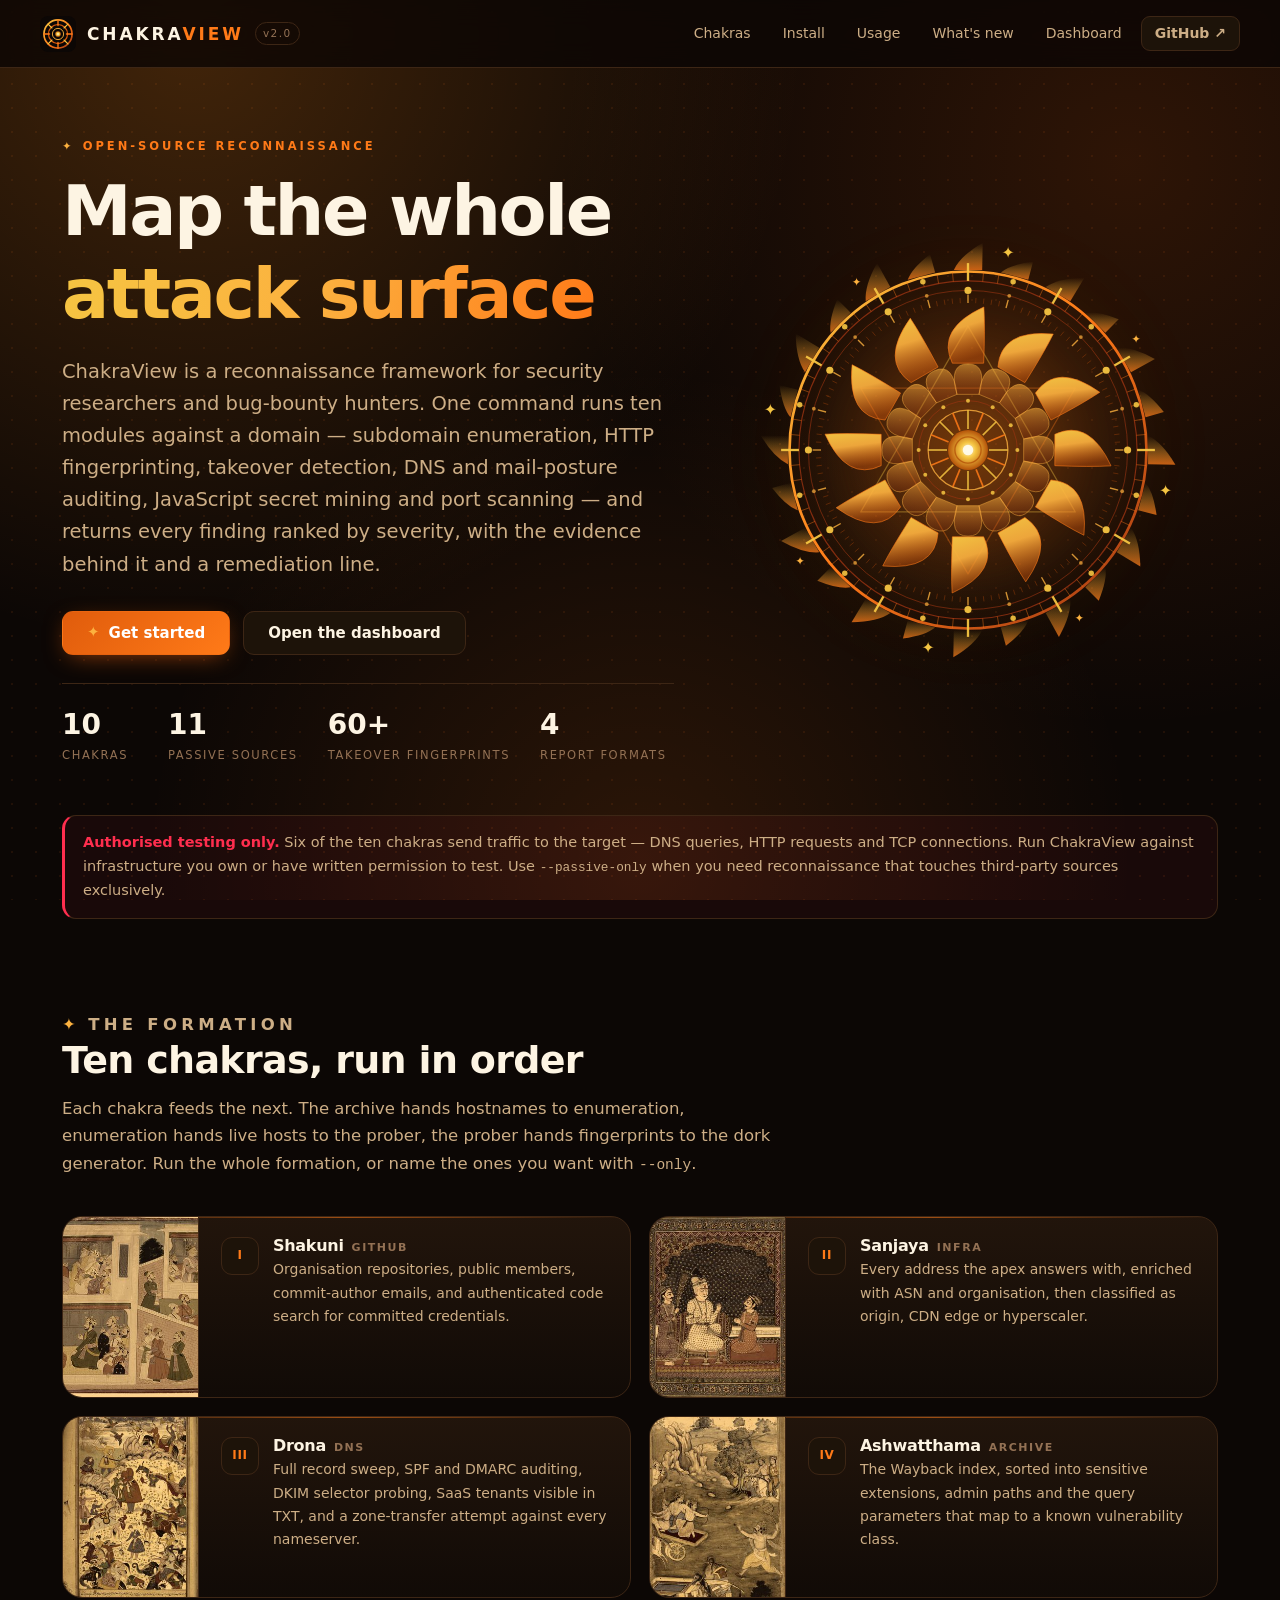
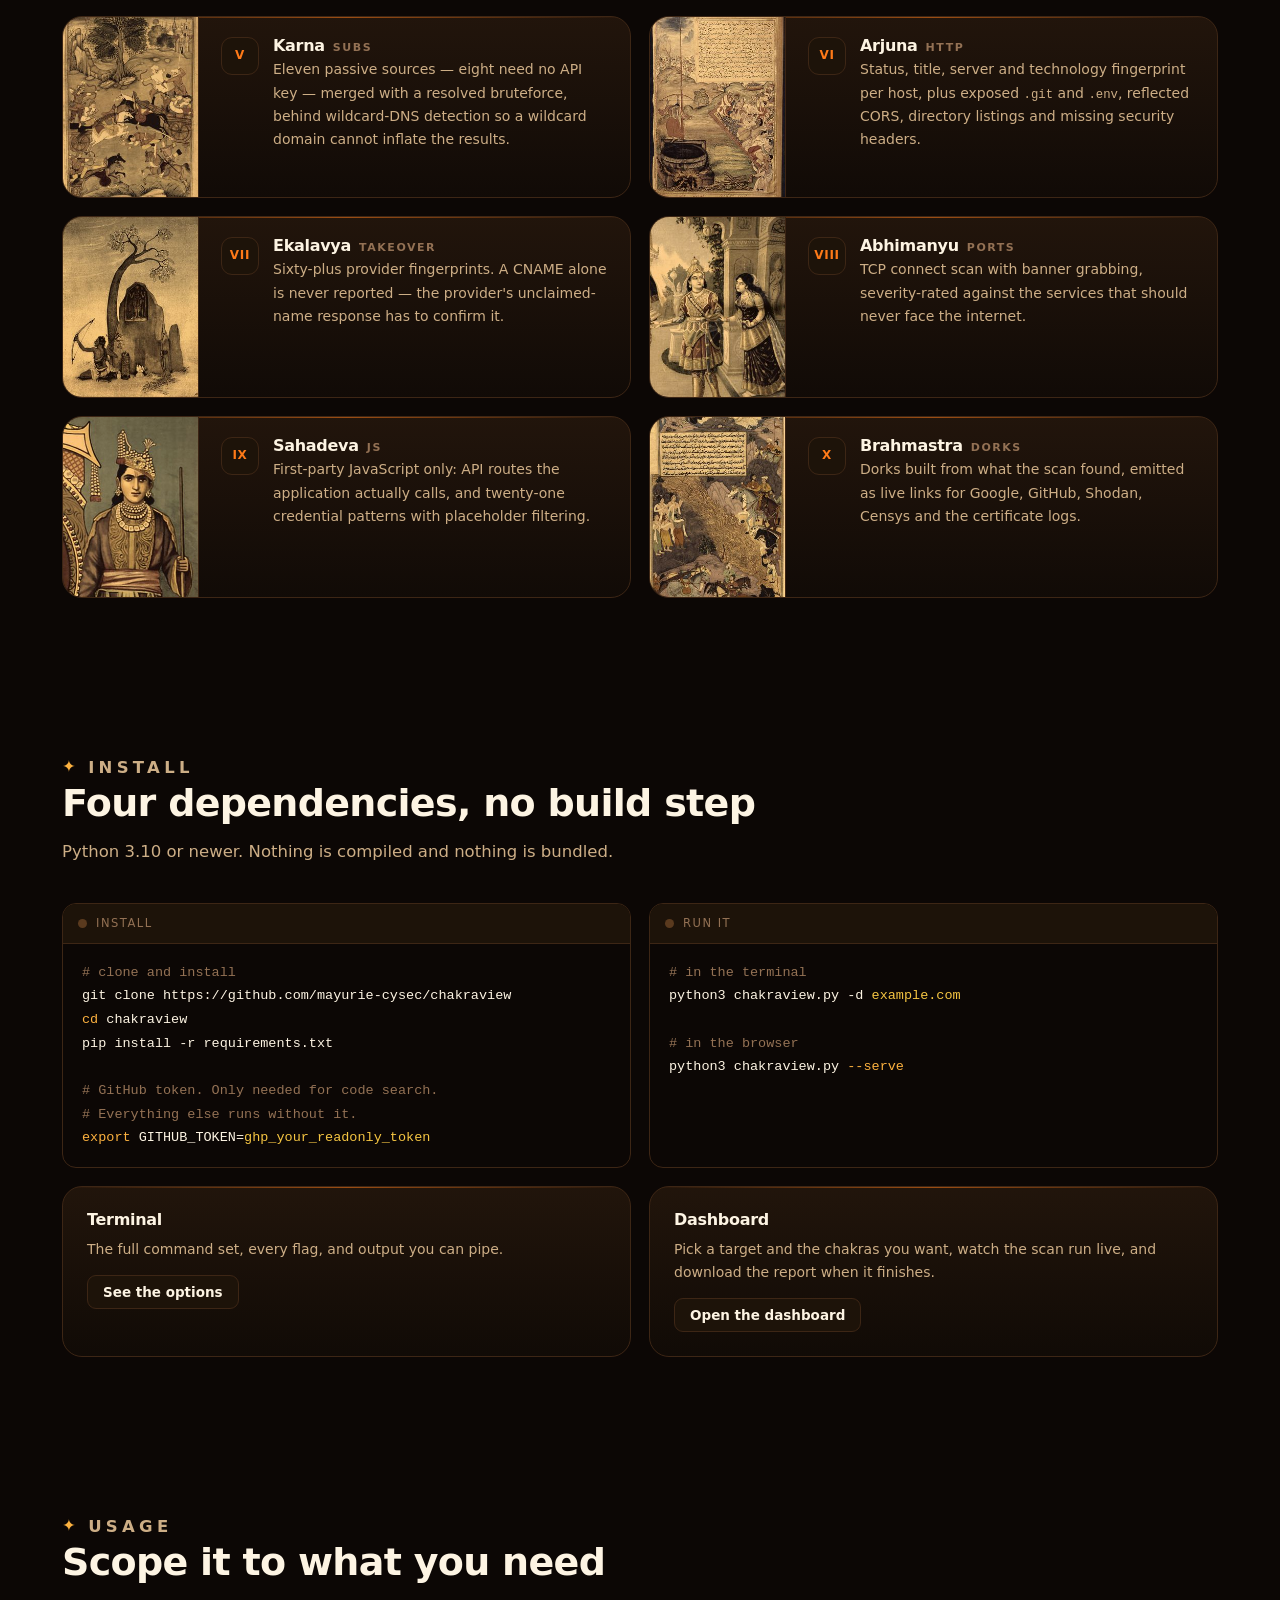
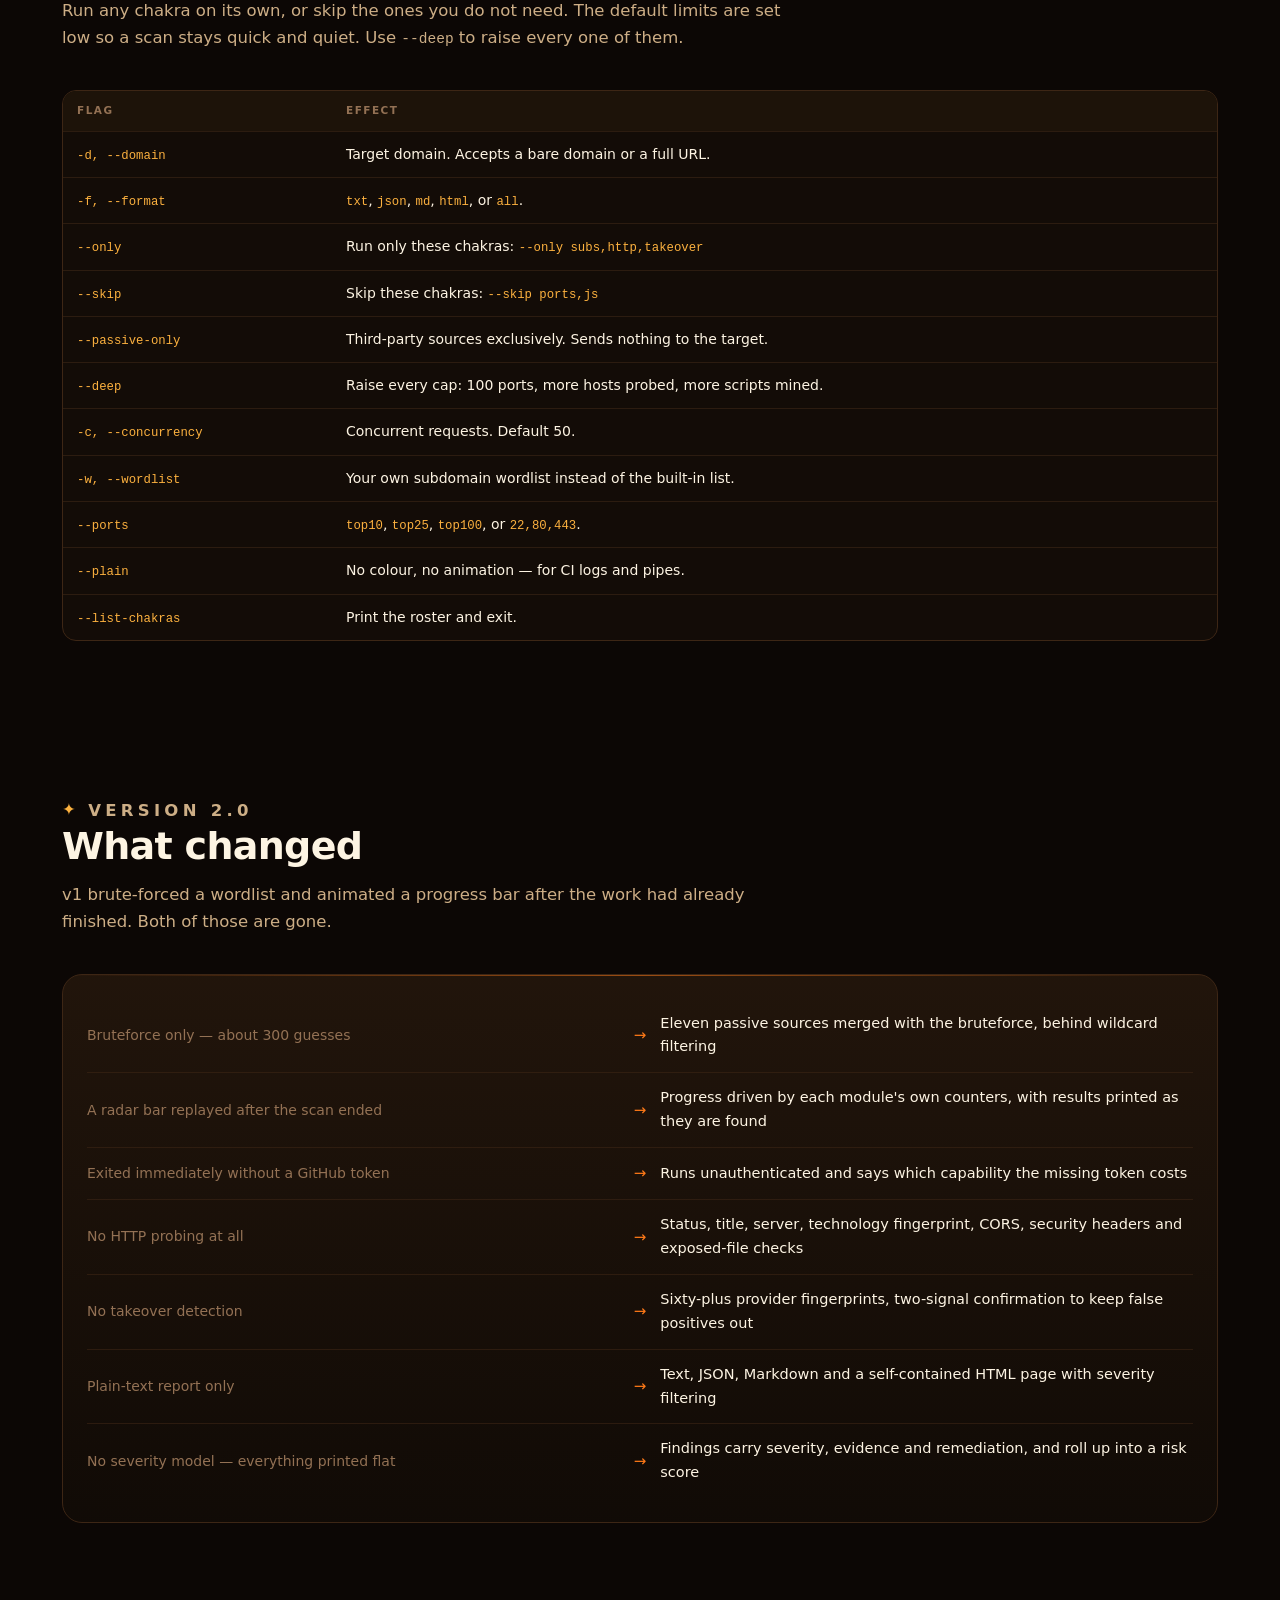
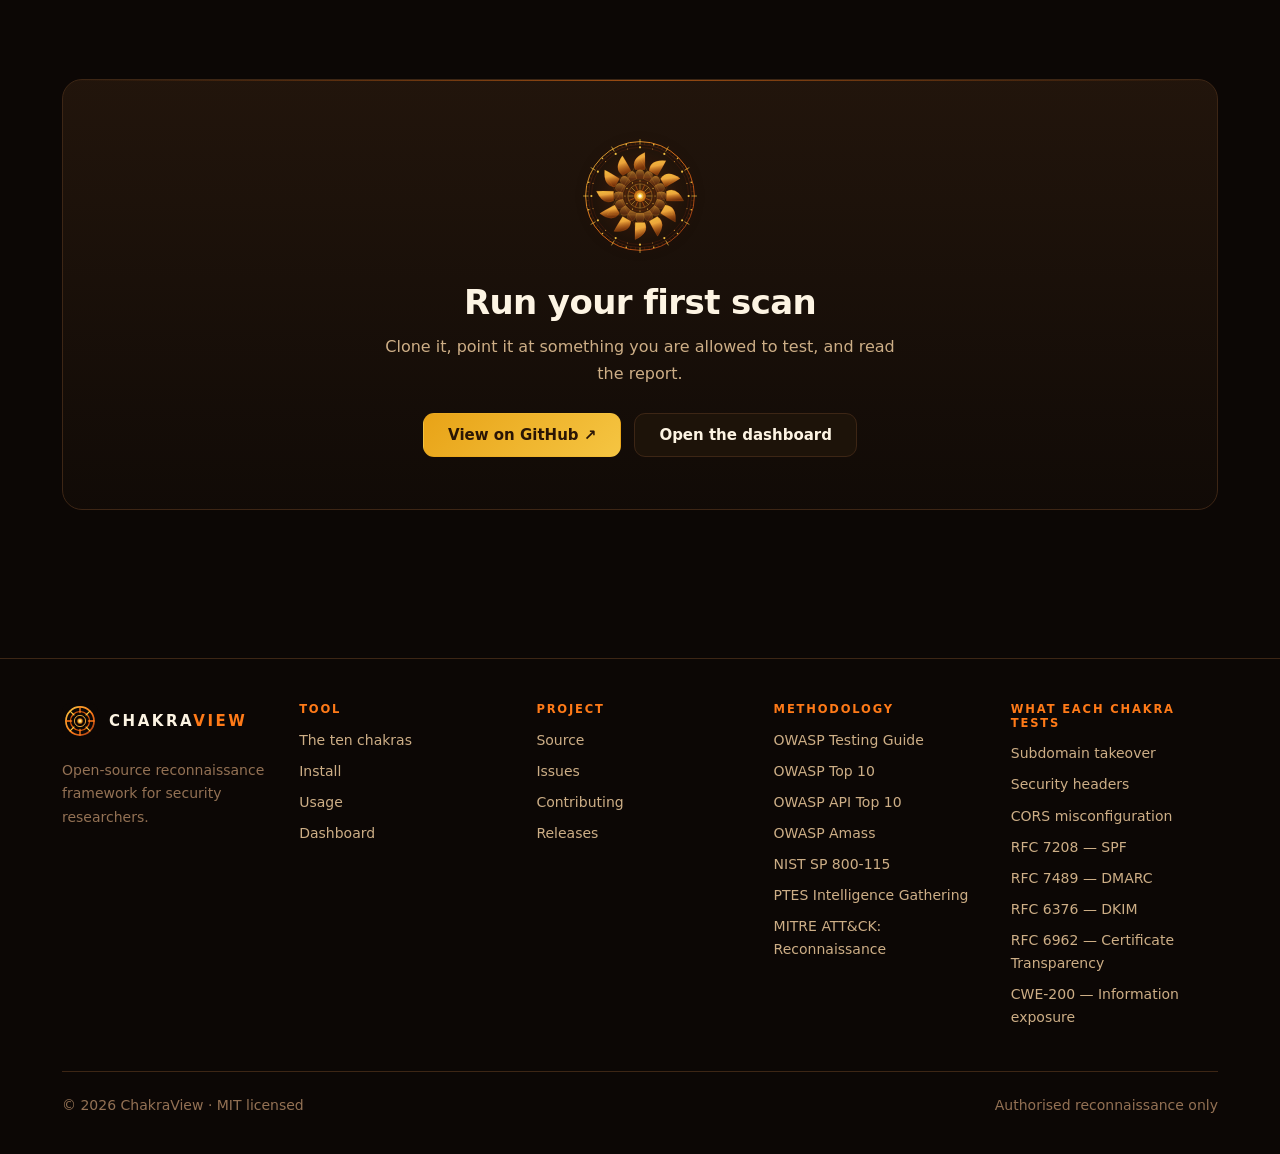
<file: web/index.html>
<!doctype html>
<html lang="en">
<head>
<meta charset="utf-8">
<meta name="viewport" content="width=device-width, initial-scale=1">

<!-- item 5: a real description, not a repeat of the title -->
<title>ChakraView — Open-Source Reconnaissance Framework</title>
<meta name="description" content="ChakraView is an open-source reconnaissance framework for security researchers. One command runs ten modules against a domain: subdomain enumeration from eleven passive sources, HTTP fingerprinting, subdomain-takeover detection, DNS and mail-posture auditing, JavaScript secret mining and port scanning, returned as a severity-ranked report.">
<meta name="author" content="mayurie-cysec">
<meta name="theme-color" content="#0c0705">
<meta name="color-scheme" content="dark">
<link rel="canonical" href="https://github.com/mayurie-cysec/chakraview">

<meta property="og:type" content="website">
<meta property="og:title" content="ChakraView — Open-Source Reconnaissance Framework">
<meta property="og:description" content="One command runs ten modules against a domain: passive subdomain enumeration, HTTP fingerprinting, takeover detection, DNS and mail auditing, JavaScript secret mining and port scanning — returned as a severity-ranked report.">
<meta name="twitter:card" content="summary_large_image">

<!-- item 3: favicon, with a PNG-free SVG so it stays sharp and tiny -->
<link rel="icon" type="image/svg+xml" href="assets/img/favicon.svg">
<link rel="apple-touch-icon" href="assets/img/favicon.svg">

<link rel="stylesheet" href="assets/css/chakraview.css">

<style>
  /* ── Hero: the chakra is the page's centre of gravity ── */
  .hero{position:relative; padding:64px 0 48px; overflow:hidden}
  .hero-grid{display:grid; gap:44px; align-items:center;
    grid-template-columns:minmax(0,1.1fr) minmax(0,.9fr)}
  .hero h1{font-size:clamp(36px,6.4vw,70px); margin:0 0 20px; letter-spacing:-.035em}
  .hero .lede{font-size:clamp(16.5px,2vw,19.5px); color:var(--muted);
    max-width:56ch; margin:0 0 30px}
  .hero-cta{display:flex; gap:13px; flex-wrap:wrap; margin-bottom:28px}
  .hero-stats{display:flex; gap:30px; flex-wrap:wrap; padding-top:26px;
    border-top:1px solid var(--border)}
  .hero-stats div{min-width:76px}
  .hero-stats b{display:block; font-size:28px; line-height:1.1;
    font-variant-numeric:tabular-nums}
  .hero-stats span{font-size:11.5px; letter-spacing:.14em; text-transform:uppercase;
    color:var(--faint)}
  .hero-art{display:flex; align-items:center; justify-content:center; position:relative}
  .hero-art::after{content:""; position:absolute; width:74%; aspect-ratio:1;
    border-radius:50%; background:radial-gradient(circle,rgba(255,140,26,.3),transparent 68%);
    filter:blur(44px); z-index:-1}
  @media (max-width:900px){
    .hero-grid{grid-template-columns:1fr; gap:30px}
    .hero-art{order:-1}
    .hero-stats{gap:22px}
  }

  /* ── Chakra roster ── */
  /* Nine of the ten plates are portrait (median 2:3), so they sit beside the
     text in a tall frame rather than above it in a strip. A wide banner crop
     of a full-page miniature throws away most of the painting and cuts the
     figures in half. */
  .card-art{padding:0; overflow:hidden; display:flex; align-items:stretch}
  .chakra-art{flex:0 0 136px; width:136px; align-self:stretch; display:block;
    object-fit:cover; object-position:center top;
    border-right:1px solid var(--border);
    /* The plates span four centuries and three traditions. A shared duotone
       is baked into the files; this only seats them against the page. */
    filter:saturate(.95) contrast(1.02);
    transition:transform .5s var(--ease), filter .4s var(--ease)}
  .card-art:hover .chakra-art{transform:scale(1.04); filter:saturate(1.1) contrast(1.05)}
  @media (prefers-reduced-motion:reduce){
    .chakra-art,.card-art:hover .chakra-art{transition:none; transform:none}
  }
  @media (max-width:520px){.chakra-art{flex-basis:104px; width:104px}}
  .chakra-body{display:flex; gap:14px; align-items:flex-start; padding:20px 22px 22px;
    min-width:0}
  .chakra-body .num{flex-shrink:0; width:38px; height:38px; border-radius:11px;
    display:grid; place-items:center; font-size:12px; font-weight:700;
    letter-spacing:.06em; background:var(--surface); border:1px solid var(--border);
    color:var(--saffron)}
  .chakra-body h3{font-size:16px; margin:0 0 3px; display:flex; gap:8px;
    align-items:baseline; flex-wrap:wrap}
  .chakra-body h3 em{font-style:normal; font-size:11px; letter-spacing:.14em;
    text-transform:uppercase; color:var(--faint)}
  .chakra-body p{font-size:14px; color:var(--muted); margin:0}
  .grid-art{grid-template-columns:repeat(auto-fit,minmax(412px,1fr))}
  @media (max-width:460px){.grid-art{grid-template-columns:1fr}}

  /* ── Code blocks ── */
  .code{background:var(--void); border:1px solid var(--border);
    border-radius:var(--radius); overflow:hidden}
  .code-head{display:flex; align-items:center; gap:9px; padding:10px 15px;
    background:var(--surface); border-bottom:1px solid var(--border);
    font-size:11.5px; letter-spacing:.13em; text-transform:uppercase;
    color:var(--faint)}
  .code-head .dot{width:9px; height:9px; border-radius:50%; background:var(--border-lit)}
  .code pre{margin:0; padding:17px 19px; overflow-x:auto; font-family:var(--mono);
    font-size:13.5px; line-height:1.75; color:var(--text)}
  .code .c{color:var(--faint)}
  .code .f{color:var(--marigold)}
  .code .p{color:var(--brass)}

  /* ── Comparison ── */
  .v-row{display:grid; gap:14px; grid-template-columns:1fr auto 1fr;
    align-items:center; padding:13px 0; border-bottom:1px solid rgba(61,38,21,.6)}
  .v-row:last-child{border-bottom:0}
  .v-row .old{color:var(--faint); font-size:14px}
  .v-row .arrow{color:var(--saffron); font-size:15px}
  .v-row .new{font-size:14.5px}
  @media (max-width:640px){
    .v-row{grid-template-columns:1fr; gap:4px; padding:14px 0}
    .v-row .arrow{display:none}
    .v-row .old{text-decoration:line-through; opacity:.75}
  }
</style>
</head>
<body>

<a class="skip" href="#main">Skip to content</a>

<header class="site-head">
  <nav class="wrap nav" aria-label="Primary">
    <!-- item 11: the logo links home -->
    <a class="brand" href="index.html" aria-label="ChakraView home">
      <img class="brand-mark" src="assets/img/favicon.svg" width="36" height="36"
           alt="" aria-hidden="true">
      <span class="brand-text">CHAKRA<span>VIEW</span></span>
      <span class="brand-ver">v2.0</span>
    </a>
    <div class="nav-links">
      <a href="#chakras">Chakras</a>
      <a href="#install">Install</a>
      <a href="#usage" class="opt">Usage</a>
      <a href="#whats-new" class="opt">What's new</a>
      <a href="dashboard.html">Dashboard</a>
      <a class="btn btn-ghost btn-sm" href="https://github.com/mayurie-cysec/chakraview"
         target="_blank" rel="noopener noreferrer">GitHub ↗</a>
    </div>
  </nav>
</header>

<main id="main">

  <!-- ════════════════════ HERO ════════════════════ -->
  <section class="hero" data-sparks="22">
    <div class="wrap hero-grid">
      <div>
        <p class="eyebrow"><span class="spark">✦</span> Open-source reconnaissance</p>
        <h1>Map the whole<br><span class="gradient-text">attack surface</span></h1>
        <p class="lede">
          ChakraView is a reconnaissance framework for security researchers and
          bug-bounty hunters. One command runs ten modules against a domain —
          subdomain enumeration, HTTP fingerprinting, takeover detection, DNS
          and mail-posture auditing, JavaScript secret mining and port scanning
          — and returns every finding ranked by severity, with the evidence
          behind it and a remediation line.
        </p>
        <div class="hero-cta">
          <a class="btn btn-primary" href="#install">
            <span class="spark">✦</span> Get started
          </a>
          <a class="btn btn-ghost" href="dashboard.html">Open the dashboard</a>
        </div>
        <div class="hero-stats">
          <div><b>10</b><span>Chakras</span></div>
          <div><b>11</b><span>Passive sources</span></div>
          <div><b>60+</b><span>Takeover fingerprints</span></div>
          <div><b>4</b><span>Report formats</span></div>
        </div>
      </div>
      <div class="hero-art">
        <div data-chakra data-size="420" data-detail="full"></div>
      </div>
    </div>
  </section>

  <!-- ════════════════════ AUTHORISATION ════════════════════ -->
  <div class="wrap">
    <p class="notice danger">
      <strong>Authorised testing only.</strong>
      Six of the ten chakras send traffic to the target — DNS queries, HTTP
      requests and TCP connections. Run ChakraView against infrastructure you
      own or have written permission to test. Use
      <code>--passive-only</code> when you need reconnaissance that touches
      third-party sources exclusively.
    </p>
  </div>

  <!-- ════════════════════ CHAKRAS ════════════════════ -->
  <section class="section" id="chakras">
    <div class="wrap">
      <div class="section-head reveal">
        <p class="eyebrow"><span class="spark">✦</span> The formation</p>
        <h2>Ten chakras, run in order</h2>
        <p>
          Each chakra feeds the next. The archive hands hostnames to
          enumeration, enumeration hands live hosts to the prober, the prober
          hands fingerprints to the dork generator. Run the whole formation, or
          name the ones you want with <code>--only</code>.
        </p>
      </div>

      <div class="grid grid-art">
        <article class="card card-art reveal">
          <img class="chakra-art" src="assets/img/chakras/shakuni.jpg" width="136" height="181"
               alt="The Kauravas in council — Pahari painting" loading="lazy" decoding="async">
          <div class="chakra-body">
            <div class="num">I</div>
            <div>
              <h3>Shakuni <em>github</em></h3>
              <p>Organisation repositories, public members, commit-author emails, and authenticated code search for committed credentials.</p>
            </div>
          </div>
        </article>
        <article class="card card-art reveal">
          <img class="chakra-art" src="assets/img/chakras/sanjaya.jpg" width="136" height="181"
               alt="The blind king Dhritarashtra listens as Sanjaya describes the battle" loading="lazy" decoding="async">
          <div class="chakra-body">
            <div class="num">II</div>
            <div>
              <h3>Sanjaya <em>infra</em></h3>
              <p>Every address the apex answers with, enriched with ASN and organisation, then classified as origin, CDN edge or hyperscaler.</p>
            </div>
          </div>
        </article>
        <article class="card card-art reveal">
          <img class="chakra-art" src="assets/img/chakras/drona.jpg" width="136" height="181"
               alt="The death of Drona — Razmnama folio" loading="lazy" decoding="async">
          <div class="chakra-body">
            <div class="num">III</div>
            <div>
              <h3>Drona <em>dns</em></h3>
              <p>Full record sweep, SPF and DMARC auditing, DKIM selector probing, SaaS tenants visible in TXT, and a zone-transfer attempt against every nameserver.</p>
            </div>
          </div>
        </article>
        <article class="card card-art reveal">
          <img class="chakra-art" src="assets/img/chakras/ashwatthama.jpg" width="136" height="181"
               alt="Bhima fights Ashwatthama — Razmnama folio, 1598" loading="lazy" decoding="async">
          <div class="chakra-body">
            <div class="num">IV</div>
            <div>
              <h3>Ashwatthama <em>archive</em></h3>
              <p>The Wayback index, sorted into sensitive extensions, admin paths and the query parameters that map to a known vulnerability class.</p>
            </div>
          </div>
        </article>
        <article class="card card-art reveal">
          <img class="chakra-art" src="assets/img/chakras/karna.jpg" width="136" height="181"
               alt="Karna slays the Kaikeya prince Vishoka — Razmnama folio" loading="lazy" decoding="async">
          <div class="chakra-body">
            <div class="num">V</div>
            <div>
              <h3>Karna <em>subs</em></h3>
              <p>Eleven passive sources — eight need no API key — merged with a resolved bruteforce, behind wildcard-DNS detection so a wildcard domain cannot inflate the results.</p>
            </div>
          </div>
        </article>
        <article class="card card-art reveal">
          <img class="chakra-art" src="assets/img/chakras/arjuna.jpg" width="136" height="181"
               alt="Arjuna hits the target — Jaipur Razmnama" loading="lazy" decoding="async">
          <div class="chakra-body">
            <div class="num">VI</div>
            <div>
              <h3>Arjuna <em>http</em></h3>
              <p>Status, title, server and technology fingerprint per host, plus exposed <code>.git</code> and <code>.env</code>, reflected CORS, directory listings and missing security headers.</p>
            </div>
          </div>
        </article>
        <article class="card card-art reveal">
          <img class="chakra-art" src="assets/img/chakras/ekalavya.jpg" width="136" height="181"
               alt="Ekalavya at the shrine he built to Drona" loading="lazy" decoding="async">
          <div class="chakra-body">
            <div class="num">VII</div>
            <div>
              <h3>Ekalavya <em>takeover</em></h3>
              <p>Sixty-plus provider fingerprints. A CNAME alone is never reported — the provider's unclaimed-name response has to confirm it.</p>
            </div>
          </div>
        </article>
        <article class="card card-art reveal">
          <img class="chakra-art" src="assets/img/chakras/abhimanyu.jpg" width="136" height="181"
               alt="Uttara and Abhimanyu" loading="lazy" decoding="async">
          <div class="chakra-body">
            <div class="num">VIII</div>
            <div>
              <h3>Abhimanyu <em>ports</em></h3>
              <p>TCP connect scan with banner grabbing, severity-rated against the services that should never face the internet.</p>
            </div>
          </div>
        </article>
        <article class="card card-art reveal">
          <img class="chakra-art" src="assets/img/chakras/sahadeva.jpg" width="136" height="181"
               alt="One of the Pandava twins, probably Sahadeva" loading="lazy" decoding="async">
          <div class="chakra-body">
            <div class="num">IX</div>
            <div>
              <h3>Sahadeva <em>js</em></h3>
              <p>First-party JavaScript only: API routes the application actually calls, and twenty-one credential patterns with placeholder filtering.</p>
            </div>
          </div>
        </article>
        <article class="card card-art reveal">
          <img class="chakra-art" src="assets/img/chakras/brahmastra.jpg" width="136" height="181"
               alt="Ashwatthama looses the Narayana weapon on the Pandavas — Razmnama folio" loading="lazy" decoding="async">
          <div class="chakra-body">
            <div class="num">X</div>
            <div>
              <h3>Brahmastra <em>dorks</em></h3>
              <p>Dorks built from what the scan found, emitted as live links for Google, GitHub, Shodan, Censys and the certificate logs.</p>
            </div>
          </div>
        </article>
      </div>

    </div>
  </section>

  <!-- ════════════════════ INSTALL ════════════════════ -->
  <section class="section" id="install">
    <div class="wrap">
      <div class="section-head reveal">
        <p class="eyebrow"><span class="spark">✦</span> Install</p>
        <h2>Four dependencies, no build step</h2>
        <p>Python 3.10 or newer. Nothing is compiled and nothing is bundled.</p>
      </div>
      <div class="grid grid-2">
        <div class="code reveal">
          <div class="code-head"><span class="dot"></span> Install</div>
<pre><span class="c"># clone and install</span>
git clone https://github.com/mayurie-cysec/chakraview
<span class="f">cd</span> chakraview
pip install -r requirements.txt

<span class="c"># GitHub token. Only needed for code search.</span>
<span class="c"># Everything else runs without it.</span>
<span class="f">export</span> GITHUB_TOKEN=<span class="p">ghp_your_readonly_token</span></pre>
        </div>
        <div class="code reveal">
          <div class="code-head"><span class="dot"></span> Run it</div>
<pre><span class="c"># in the terminal</span>
python3 chakraview.py -d <span class="p">example.com</span>

<span class="c"># in the browser</span>
python3 chakraview.py <span class="f">--serve</span></pre>
        </div>
      </div>

      <div class="grid grid-2" style="margin-top:18px">
        <div class="card reveal">
          <h3 style="font-size:16px;margin:0 0 8px">Terminal</h3>
          <p style="font-size:14px;color:var(--muted);margin:0 0 14px">
            The full command set, every flag, and output you can pipe.
          </p>
          <a class="btn btn-ghost btn-sm" href="#usage">See the options</a>
        </div>
        <div class="card reveal">
          <h3 style="font-size:16px;margin:0 0 8px">Dashboard</h3>
          <p style="font-size:14px;color:var(--muted);margin:0 0 14px">
            Pick a target and the chakras you want, watch the scan run live,
            and download the report when it finishes.
          </p>
          <a class="btn btn-ghost btn-sm" href="dashboard.html">Open the dashboard</a>
        </div>
      </div>
    </div>
  </section>

  <!-- ════════════════════ USAGE ════════════════════ -->
  <section class="section" id="usage">
    <div class="wrap">
      <div class="section-head reveal">
        <p class="eyebrow"><span class="spark">✦</span> Usage</p>
        <h2>Scope it to what you need</h2>
        <p>
          Run any chakra on its own, or skip the ones you do not need.
          The default limits are set low so a scan stays quick and quiet.
          Use <code>--deep</code> to raise every one of them.
        </p>
      </div>
      <div class="scroll reveal">
        <table>
          <caption class="sr">ChakraView command-line options</caption>
          <thead>
            <tr><th scope="col">Flag</th><th scope="col">Effect</th></tr>
          </thead>
          <tbody>
            <tr><td><code>-d, --domain</code></td><td>Target domain. Accepts a bare domain or a full URL.</td></tr>
            <tr><td><code>-f, --format</code></td><td><code>txt</code>, <code>json</code>, <code>md</code>, <code>html</code>, or <code>all</code>.</td></tr>
            <tr><td><code>--only</code></td><td>Run only these chakras: <code>--only subs,http,takeover</code></td></tr>
            <tr><td><code>--skip</code></td><td>Skip these chakras: <code>--skip ports,js</code></td></tr>
            <tr><td><code>--passive-only</code></td><td>Third-party sources exclusively. Sends nothing to the target.</td></tr>
            <tr><td><code>--deep</code></td><td>Raise every cap: 100 ports, more hosts probed, more scripts mined.</td></tr>
            <tr><td><code>-c, --concurrency</code></td><td>Concurrent requests. Default 50.</td></tr>
            <tr><td><code>-w, --wordlist</code></td><td>Your own subdomain wordlist instead of the built-in list.</td></tr>
            <tr><td><code>--ports</code></td><td><code>top10</code>, <code>top25</code>, <code>top100</code>, or <code>22,80,443</code>.</td></tr>
            <tr><td><code>--plain</code></td><td>No colour, no animation — for CI logs and pipes.</td></tr>
            <tr><td><code>--list-chakras</code></td><td>Print the roster and exit.</td></tr>
          </tbody>
        </table>
      </div>
    </div>
  </section>

  <!-- ════════════════════ WHAT'S NEW ════════════════════ -->
  <section class="section" id="whats-new">
    <div class="wrap">
      <div class="section-head reveal">
        <p class="eyebrow"><span class="spark">✦</span> Version 2.0</p>
        <h2>What changed</h2>
        <p>
          v1 brute-forced a wordlist and animated a progress bar after the work
          had already finished. Both of those are gone.
        </p>
      </div>
      <div class="card reveal">
        <div class="v-row">
          <div class="old">Bruteforce only — about 300 guesses</div>
          <div class="arrow">→</div>
          <div class="new">Eleven passive sources merged with the bruteforce,
            behind wildcard filtering</div>
        </div>
        <div class="v-row">
          <div class="old">A radar bar replayed after the scan ended</div>
          <div class="arrow">→</div>
          <div class="new">Progress driven by each module's own counters, with
            results printed as they are found</div>
        </div>
        <div class="v-row">
          <div class="old">Exited immediately without a GitHub token</div>
          <div class="arrow">→</div>
          <div class="new">Runs unauthenticated and says which capability the
            missing token costs</div>
        </div>
        <div class="v-row">
          <div class="old">No HTTP probing at all</div>
          <div class="arrow">→</div>
          <div class="new">Status, title, server, technology fingerprint, CORS,
            security headers and exposed-file checks</div>
        </div>
        <div class="v-row">
          <div class="old">No takeover detection</div>
          <div class="arrow">→</div>
          <div class="new">Sixty-plus provider fingerprints, two-signal
            confirmation to keep false positives out</div>
        </div>
        <div class="v-row">
          <div class="old">Plain-text report only</div>
          <div class="arrow">→</div>
          <div class="new">Text, JSON, Markdown and a self-contained HTML page
            with severity filtering</div>
        </div>
        <div class="v-row">
          <div class="old">No severity model — everything printed flat</div>
          <div class="arrow">→</div>
          <div class="new">Findings carry severity, evidence and remediation,
            and roll up into a risk score</div>
        </div>
      </div>
    </div>
  </section>

  <!-- ════════════════════ CTA ════════════════════ -->
  <section class="section" id="start">
    <div class="wrap">
      <div class="card reveal" style="text-align:center; padding:52px 28px"
           data-sparks="14">
        <div data-chakra data-size="128" data-detail="mid"
             style="margin:0 auto 22px"></div>
        <h2 style="font-size:clamp(24px,3.4vw,34px); margin-bottom:12px">
          Run your first scan
        </h2>
        <p style="color:var(--muted); max-width:52ch; margin:0 auto 26px">
          Clone it, point it at something you are allowed to test, and read the
          report.
        </p>
        <div class="hero-cta" style="justify-content:center; margin-bottom:0">
          <a class="btn btn-gold"
             href="https://github.com/mayurie-cysec/chakraview"
             target="_blank" rel="noopener noreferrer">View on GitHub ↗</a>
          <a class="btn btn-ghost" href="dashboard.html">Open the dashboard</a>
        </div>
      </div>
    </div>
  </section>

</main>

<!-- ════════════════════ FOOTER ════════════════════ -->
<footer class="site-foot">
  <div class="wrap">
    <div class="foot-grid">
      <div>
        <a class="brand" href="index.html" aria-label="ChakraView home">
          <img class="brand-mark" src="assets/img/favicon.svg" width="30" height="30"
               alt="" aria-hidden="true">
          <span class="brand-text" style="font-size:15px">CHAKRA<span>VIEW</span></span>
        </a>
        <p style="margin-top:13px; max-width:30ch">
          Open-source reconnaissance framework for security researchers.
        </p>
      </div>
      <div>
        <h3>Tool</h3>
        <ul>
          <li><a href="#chakras">The ten chakras</a></li>
          <li><a href="#install">Install</a></li>
          <li><a href="#usage">Usage</a></li>
          <li><a href="dashboard.html">Dashboard</a></li>
        </ul>
      </div>
      <div>
        <h3>Project</h3>
        <ul>
          <li><a href="https://github.com/mayurie-cysec/chakraview"
                 target="_blank" rel="noopener noreferrer">Source</a></li>
          <li><a href="https://github.com/mayurie-cysec/chakraview/issues"
                 target="_blank" rel="noopener noreferrer">Issues</a></li>
          <li><a href="https://github.com/mayurie-cysec/chakraview/blob/main/CONTRIBUTING.md"
                 target="_blank" rel="noopener noreferrer">Contributing</a></li>
          <li><a href="https://github.com/mayurie-cysec/chakraview/releases"
                 target="_blank" rel="noopener noreferrer">Releases</a></li>
        </ul>
      </div>
      <div>
        <h3>Methodology</h3>
        <ul>
          <li><a href="https://owasp.org/www-project-web-security-testing-guide/"
                 target="_blank" rel="noopener noreferrer">OWASP Testing Guide</a></li>
          <li><a href="https://owasp.org/www-project-top-ten/"
                 target="_blank" rel="noopener noreferrer">OWASP Top 10</a></li>
          <li><a href="https://owasp.org/API-Security/editions/2023/en/0x11-t10/"
                 target="_blank" rel="noopener noreferrer">OWASP API Top 10</a></li>
          <li><a href="https://owasp.org/www-project-amass/"
                 target="_blank" rel="noopener noreferrer">OWASP Amass</a></li>
          <li><a href="https://csrc.nist.gov/pubs/sp/800/115/final"
                 target="_blank" rel="noopener noreferrer">NIST SP 800-115</a></li>
          <li><a href="http://www.pentest-standard.org/index.php/Intelligence_Gathering"
                 target="_blank" rel="noopener noreferrer">PTES Intelligence Gathering</a></li>
          <li><a href="https://attack.mitre.org/tactics/TA0043/"
                 target="_blank" rel="noopener noreferrer">MITRE ATT&amp;CK: Reconnaissance</a></li>
        </ul>
      </div>
      <div>
        <h3>What each chakra tests</h3>
        <ul>
          <li><a href="https://github.com/EdOverflow/can-i-take-over-xyz"
                 target="_blank" rel="noopener noreferrer">Subdomain takeover</a></li>
          <li><a href="https://owasp.org/www-project-secure-headers/"
                 target="_blank" rel="noopener noreferrer">Security headers</a></li>
          <li><a href="https://portswigger.net/web-security/cors"
                 target="_blank" rel="noopener noreferrer">CORS misconfiguration</a></li>
          <li><a href="https://www.rfc-editor.org/rfc/rfc7208"
                 target="_blank" rel="noopener noreferrer">RFC 7208 — SPF</a></li>
          <li><a href="https://www.rfc-editor.org/rfc/rfc7489"
                 target="_blank" rel="noopener noreferrer">RFC 7489 — DMARC</a></li>
          <li><a href="https://www.rfc-editor.org/rfc/rfc6376"
                 target="_blank" rel="noopener noreferrer">RFC 6376 — DKIM</a></li>
          <li><a href="https://www.rfc-editor.org/rfc/rfc6962"
                 target="_blank" rel="noopener noreferrer">RFC 6962 — Certificate Transparency</a></li>
          <li><a href="https://cwe.mitre.org/data/definitions/200.html"
                 target="_blank" rel="noopener noreferrer">CWE-200 — Information exposure</a></li>
        </ul>
      </div>
    </div>
    <div class="foot-bottom">
      <!-- item 8: the year is written by script, so it never goes stale -->
      <span>© <span data-year>2026</span> ChakraView · MIT licensed</span>
      <span class="right">Authorised reconnaissance only</span>
    </div>
  </div>
</footer>

<script src="assets/js/chakra.js"></script>
<script src="assets/js/site.js"></script>
</body>
</html>
</file>
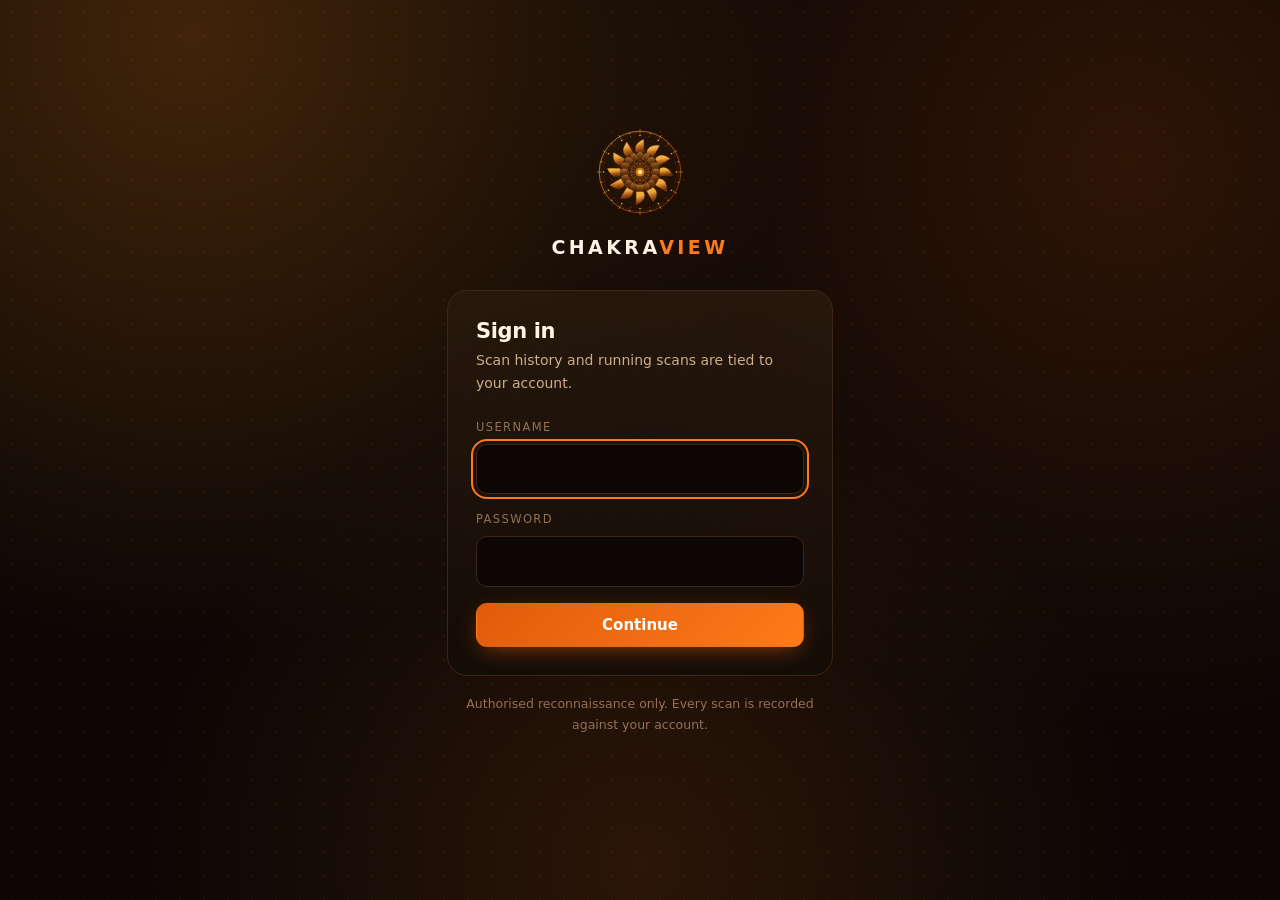
<file: web/login.html>
<!doctype html>
<html lang="en">
<head>
<meta charset="utf-8">
<meta name="viewport" content="width=device-width, initial-scale=1">
<title>Sign in — ChakraView</title>
<meta name="description" content="Sign in to the ChakraView reconnaissance dashboard. Access requires a password and a time-based second factor from an authenticator app.">
<meta name="robots" content="noindex, nofollow">
<meta name="theme-color" content="#0c0705">
<meta name="color-scheme" content="dark">
<link rel="icon" type="image/svg+xml" href="assets/img/favicon.svg">
<link rel="stylesheet" href="assets/css/chakraview.css">
<style>
  body{display:flex; flex-direction:column; min-height:100vh}
  main{flex:1; display:grid; place-items:center; padding:40px 0}
  .signin{width:100%; max-width:430px}
  .signin-art{text-align:center; margin-bottom:26px}
  .signin-art .brand-text{font-size:19px; letter-spacing:.18em; display:block;
    margin-top:12px}
  .panel{background:linear-gradient(180deg,rgba(42,26,14,.78),rgba(19,12,7,.82));
    border:1px solid var(--border); border-radius:var(--radius-lg); padding:28px}
  .panel h1{font-size:21px; margin:0 0 6px}
  .panel .sub{color:var(--muted); font-size:14px; margin:0 0 22px}
  .field{margin-bottom:16px}
  .msg{display:none; border-radius:var(--radius); padding:12px 15px; font-size:14px;
    margin-bottom:18px; border:1px solid var(--border)}
  .msg.on{display:block}
  .msg.err{border-left:3px solid var(--sev-critical);
    background:rgba(255,46,78,.07); color:#ffb3c0}
  .msg.ok{border-left:3px solid var(--ok); background:rgba(147,201,67,.07); color:#d7efb0}
  .btn-full{width:100%}
  .code-input{font-family:var(--mono); font-size:26px; letter-spacing:.42em;
    text-align:center; padding:14px}
  .enrol{border:1px solid var(--border); border-left:3px solid var(--brass);
    background:rgba(245,197,66,.06); border-radius:var(--radius);
    padding:16px 18px; margin-bottom:20px; font-size:13.5px; color:var(--muted)}
  .enrol h2{font-size:12px; letter-spacing:.14em; text-transform:uppercase;
    color:var(--brass); margin:0 0 10px}
  .secret{display:block; font-family:var(--mono); font-size:15px; color:var(--marigold);
    background:var(--void); border:1px solid var(--border); border-radius:9px;
    padding:11px 13px; margin:10px 0; word-break:break-all; user-select:all}
  .steps{margin:10px 0 0; padding-left:18px}
  .steps li{margin-bottom:5px}
  .back{display:block; text-align:center; margin-top:18px; font-size:13.5px}
  .foot-note{text-align:center; color:var(--faint); font-size:12.5px; padding:18px 0 28px}
</style>
</head>
<body>

<main>
  <div class="signin wrap">
    <div class="signin-art">
      <div data-chakra data-size="96" data-detail="mid" style="margin:0 auto"></div>
      <span class="brand-text">CHAKRA<span style="color:var(--saffron)">VIEW</span></span>
    </div>

    <div class="panel">
      <div class="msg" id="msg" role="alert"></div>

      <!-- Step 1 -->
      <form id="form-password" novalidate>
        <h1>Sign in</h1>
        <p class="sub">Scan history and running scans are tied to your account.</p>
        <div class="field">
          <label for="username">Username</label>
          <input type="text" id="username" name="username" autocomplete="username"
                 required autocapitalize="none" spellcheck="false" autofocus>
        </div>
        <div class="field">
          <label for="password">Password</label>
          <input type="password" id="password" name="password"
                 autocomplete="current-password" required>
        </div>
        <button class="btn btn-primary btn-full" type="submit" id="btn-password">
          Continue
        </button>
      </form>

      <!-- Step 2 -->
      <form id="form-totp" novalidate hidden>
        <h1>Authentication code</h1>
        <p class="sub" id="totp-sub">Enter the six-digit code from your
          authenticator app.</p>

        <div class="enrol" id="enrol" hidden>
          <h2>✦ First sign-in — set up your authenticator</h2>
          <p style="margin:0">Add this key to an authenticator app, then enter
            the code it shows.</p>
          <code class="secret" id="enrol-secret"></code>
          <ol class="steps">
            <li>Open your authenticator and choose to add a key manually.</li>
            <li>Name it <strong>ChakraView</strong>, paste the key above.</li>
            <li>Leave it on time-based, SHA1, 6 digits, 30 seconds.</li>
          </ol>
          <p style="margin:10px 0 0">This key is shown until the first
            successful sign-in and never again. Save it somewhere safe.</p>
        </div>

        <div class="field">
          <label for="code">Six-digit code</label>
          <input type="text" id="code" name="code" class="code-input"
                 inputmode="numeric" autocomplete="one-time-code" maxlength="6"
                 pattern="[0-9]{6}" required spellcheck="false">
        </div>
        <button class="btn btn-primary btn-full" type="submit" id="btn-totp">
          Sign in
        </button>
        <a class="back" href="login.html">Start again</a>
      </form>
    </div>

    <p class="foot-note">
      Authorised reconnaissance only. Every scan is recorded against your
      account.
    </p>
  </div>
</main>

<script src="assets/js/chakra.js"></script>
<script src="assets/js/login.js"></script>
</body>
</html>
</file>
<file: web/assets/css/chakraview.css>
/* ==========================================================================
   ChakraView — shared stylesheet
   A temple sanctum at night: a warm black-brown ground, bhagwa saffron and
   marigold lamplight, brass for the chakra and for target names, sindoor for
   what is urgent. Mor-pankh teal is the single cool colour.

   The hex values in :root are the same ones declared in core/theme.py, so the
   terminal output and these pages read as one product. Change a colour in one
   place and change it in the other.
   ========================================================================== */

:root{
  /* ground */
  --void:#0c0705;
  --abyss:#130c07;
  --surface:#1d1309;
  --surface-2:#2a1a0e;
  --border:#3d2615;
  --border-lit:#5a3a1e;

  /* bhagwa scale */
  --ember:#9a3412;
  --bhagwa:#e05c0c;
  --saffron:#ff7a18;
  --marigold:#fcb13f;
  --diya:#ff8c1a;

  /* sacred accents */
  --brass:#f5c542;
  --haldi:#e8a317;
  --sindoor:#c2410c;

  /* text */
  --text:#fdf4e3;
  --muted:#cdae86;
  --faint:#937154;

  /* severity */
  --sev-critical:#ff2e4e;
  --sev-high:#ff7a18;
  --sev-medium:#f5c542;
  --sev-low:#2dd4bf;
  --sev-info:#c0a583;
  --ok:#93c943;
  --warn:#f5c542;
  --fail:#ff2e4e;

  --radius:14px;
  --radius-lg:20px;
  --maxw:1200px;
  --ease:cubic-bezier(.22,1,.36,1);

  --font:"Inter",ui-sans-serif,system-ui,-apple-system,"Segoe UI",Roboto,sans-serif;
  --mono:ui-monospace,"SF Mono","JetBrains Mono",Menlo,Consolas,monospace;
}

*,*::before,*::after{box-sizing:border-box}
html{-webkit-text-size-adjust:100%; scroll-behavior:smooth}
@media (prefers-reduced-motion:reduce){html{scroll-behavior:auto}}

body{
  margin:0;
  min-height:100vh;
  background-color:var(--void);
  color:var(--text);
  font:16px/1.65 var(--font);
  /* Two fixed radial orbs under a dot grid. Fixed attachment keeps the orbs
     anchored to the viewport so the grid is what appears to move on scroll. */
  background-image:
    radial-gradient(circle at 15% 4%,  rgba(255,140,26,.22), transparent 44%),
    radial-gradient(circle at 88% 18%, rgba(224,92,12,.16), transparent 42%),
    radial-gradient(circle at 50% 96%, rgba(255,122,24,.13), transparent 46%),
    radial-gradient(rgba(255,122,24,.085) 1px, transparent 1px);
  background-size:auto,auto,auto,24px 24px;
  background-attachment:fixed,fixed,fixed,fixed;
  overflow-x:hidden;          /* item 1: no horizontal scroll, anywhere */
}

img,svg,video{max-width:100%; height:auto}
h1,h2,h3,h4{line-height:1.18; letter-spacing:-.018em; margin:0 0 .5em}
p{margin:0 0 1em}

a{color:var(--marigold); text-decoration:none; transition:color .18s var(--ease)}
a:hover{color:var(--brass)}
a:focus-visible,button:focus-visible,input:focus-visible,select:focus-visible{
  outline:2px solid var(--saffron); outline-offset:3px; border-radius:6px
}

code,kbd,.mono{font-family:var(--mono); font-size:.88em}
.wrap{width:100%; max-width:var(--maxw); margin-inline:auto; padding-inline:22px}
.sr{position:absolute; width:1px; height:1px; padding:0; margin:-1px;
  overflow:hidden; clip:rect(0 0 0 0); white-space:nowrap; border:0}

/* Skip link — keyboard users should not have to tab the whole nav. */
.skip{position:absolute; left:-9999px; top:0; z-index:100; background:var(--bhagwa);
  color:#fff; padding:10px 18px; border-radius:0 0 10px 0}
.skip:focus{left:0}

/* ─────────────────────────────── Header ─────────────────────────────────── */
.site-head{
  position:sticky; top:0; z-index:40;
  background:rgba(12,7,5,.82); backdrop-filter:blur(14px) saturate(140%);
  border-bottom:1px solid var(--border);
}
.nav{display:flex; align-items:center; gap:10px; padding:14px 0}

/* item 11: the logo is a link home on every page */
.brand{display:inline-flex; align-items:center; gap:11px; flex-shrink:0}
.brand:hover .brand-mark{filter:drop-shadow(0 0 12px rgba(255,122,24,.65))}
.brand-mark{width:36px; height:36px; transition:filter .25s var(--ease)}
.brand-text{font-size:17px; font-weight:700; letter-spacing:.17em; color:var(--text)}
.brand-text span{color:var(--saffron)}
.brand-ver{font-size:10.5px; letter-spacing:.14em; color:var(--faint);
  border:1px solid var(--border); border-radius:999px; padding:2px 7px}

.nav-links{display:flex; gap:6px; margin-left:auto; align-items:center; flex-wrap:wrap}
.nav-links a{font-size:14px; color:var(--muted); padding:8px 13px; border-radius:9px}
.nav-links a:hover{color:var(--text); background:var(--surface)}
.nav-links a[aria-current="page"]{color:var(--marigold); background:var(--surface)}

@media (max-width:760px){
  .nav-links a{padding:7px 9px; font-size:13px}
  .brand-ver{display:none}
}
@media (max-width:460px){
  .nav-links .opt{display:none}
}

/* ─────────────────────────────── Buttons ────────────────────────────────── */
.btn{
  display:inline-flex; align-items:center; justify-content:center; gap:9px;
  font:inherit; font-size:15px; font-weight:600; cursor:pointer;
  padding:12px 24px; border-radius:11px; border:1px solid transparent;
  transition:transform .16s var(--ease), box-shadow .2s var(--ease),
             background .2s var(--ease), border-color .2s var(--ease);
  text-align:center; line-height:1.2;
}
.btn:active{transform:translateY(1px)}
.btn-primary{
  background:linear-gradient(135deg,var(--bhagwa),var(--saffron));
  color:#fff; box-shadow:0 6px 24px -8px rgba(224,92,12,.75);
}
.btn-primary:hover{color:#fff; box-shadow:0 10px 32px -8px rgba(255,122,24,.9)}
.btn-ghost{background:var(--surface); color:var(--text); border-color:var(--border)}
.btn-ghost:hover{color:var(--text); border-color:var(--saffron); background:var(--surface-2)}
.btn-gold{background:linear-gradient(135deg,var(--haldi),var(--brass)); color:#2a1505}
.btn-gold:hover{color:#2a1505; box-shadow:0 10px 30px -10px rgba(245,197,66,.8)}
.btn[disabled],.btn[aria-disabled="true"]{opacity:.5; cursor:not-allowed; transform:none}
.btn-sm{padding:8px 15px; font-size:13.5px; border-radius:9px}

/* ─────────────────────────────── Chakra ─────────────────────────────────── */
/* The animated Sudarshana Chakra. Rings counter-rotate at different speeds so
   the wheel reads as one object with depth rather than a single spinning
   image. Every ring stops under prefers-reduced-motion. */
/* Block-level, so text-align on an ancestor cannot centre it — it has to
   centre itself. Harmless where the parent is already a centred flex row. */
.chakra{display:block; overflow:visible; margin-inline:auto}
.chakra-glow{filter:blur(40px); opacity:.55}

/* Ten layers, each on its own clock and alternating direction. Outer rings
   turn slowly and inner ones quickly, which is what sells the wheel as a
   solid object with depth rather than one flat image spinning. Periods are
   deliberately non-multiples so the layers never re-align into lockstep.

   transform-box:fill-box makes transform-origin:center resolve against each
   group's own bounding box instead of the SVG viewport. */
.chakra [data-spin]{transform-box:fill-box; transform-origin:center}
.chakra [data-spin="jwala"]     {animation:cv-spin 46s linear infinite}
.chakra [data-spin="rim"]       {animation:cv-spin 34s linear infinite reverse}
.chakra [data-spin="mani"]      {animation:cv-spin 26s linear infinite}
.chakra [data-spin="mantra"]    {animation:cv-spin 19s linear infinite reverse}
.chakra [data-spin="blades"]    {animation:cv-spin 15s linear infinite}
.chakra [data-spin="padma"]     {animation:cv-spin 23s linear infinite reverse}
.chakra [data-spin="yantra"]    {animation:cv-spin 11s linear infinite}
/* Nested inside .yantra, so the two triangles visibly counter-rotate. */
.chakra [data-spin="yantra-rev"]{animation:cv-spin 11s linear infinite reverse}
.chakra [data-spin="antara"]    {animation:cv-spin 17s linear infinite}
.chakra [data-spin="inner"]     {animation:cv-spin 8s  linear infinite reverse}
.chakra [data-spin="sparks"]    {animation:cv-spin 52s linear infinite}
.chakra [data-pulse]            {animation:cv-pulse 3.4s ease-in-out infinite}
.chakra [data-flicker]          {animation:cv-flicker 2.6s ease-in-out infinite}

@keyframes cv-spin{to{transform:rotate(360deg)}}
@keyframes cv-pulse{
  0%,100%{opacity:1;   transform:scale(1)}
  50%    {opacity:.72; transform:scale(1.09)}
}
@keyframes cv-flicker{0%,100%{opacity:.35} 50%{opacity:1}}

@media (prefers-reduced-motion:reduce){
  .chakra [data-spin],.chakra [data-pulse],.chakra [data-flicker]{animation:none}
}

/* ─────────────────────────────── Sparkles ───────────────────────────────── */
.spark{display:inline-block; color:var(--marigold); line-height:1}
.spark-field{position:absolute; inset:0; pointer-events:none; overflow:hidden}
.spark-field i{
  position:absolute; color:var(--marigold); font-size:11px; opacity:0;
  animation:cv-twinkle 4.5s ease-in-out infinite;
}
@keyframes cv-twinkle{
  0%,100%{opacity:0;  transform:scale(.5) rotate(0deg)}
  50%    {opacity:.95; transform:scale(1.15) rotate(90deg)}
}
@media (prefers-reduced-motion:reduce){.spark-field i{animation:none; opacity:.4}}

/* ─────────────────────────────── Sections ───────────────────────────────── */
.section{padding:78px 0}
.section-head{max-width:720px; margin-bottom:38px}
.eyebrow{
  display:inline-flex; align-items:center; gap:8px;
  font-size:11.5px; font-weight:600; letter-spacing:.26em; text-transform:uppercase;
  color:var(--saffron); margin:0 0 14px;
}
.section h2{font-size:clamp(25px,3.6vw,38px); margin:0 0 12px}
.section-head p{color:var(--muted); font-size:16.5px; margin:0}
.gradient-text{
  background:linear-gradient(104deg,var(--brass) 0%,var(--marigold) 48%,var(--saffron) 100%);
  -webkit-background-clip:text; background-clip:text;
  -webkit-text-fill-color:transparent; color:var(--brass);
}

/* ─────────────────────────────── Cards ──────────────────────────────────── */
.card{
  background:linear-gradient(180deg,rgba(42,26,14,.72),rgba(19,12,7,.72));
  border:1px solid var(--border); border-radius:var(--radius-lg);
  padding:24px; position:relative; overflow:hidden;
  transition:border-color .25s var(--ease), transform .25s var(--ease);
}
.card::before{
  content:""; position:absolute; inset:0 0 auto; height:1px;
  background:linear-gradient(90deg,transparent,var(--saffron),transparent);
  opacity:.55;
}
.card:hover{border-color:var(--border-lit); transform:translateY(-3px)}
.grid{display:grid; gap:18px}
.grid-2{grid-template-columns:repeat(auto-fit,minmax(290px,1fr))}
.grid-3{grid-template-columns:repeat(auto-fit,minmax(268px,1fr))}
.grid-4{grid-template-columns:repeat(auto-fit,minmax(200px,1fr))}

/* ─────────────────────────────── Tables ─────────────────────────────────── */
/* Wide content scrolls inside its own box — the page itself never does. */
.scroll{
  overflow-x:auto; -webkit-overflow-scrolling:touch;
  border:1px solid var(--border); border-radius:var(--radius);
  background:var(--abyss);
}
table{border-collapse:collapse; width:100%; min-width:640px; font-size:14px}
th,td{text-align:left; padding:11px 14px; border-bottom:1px solid rgba(61,38,21,.62);
  vertical-align:top}
th{
  font-size:10.5px; letter-spacing:.14em; text-transform:uppercase; color:var(--faint);
  background:var(--surface); position:sticky; top:0; z-index:1; white-space:nowrap;
}
tr:last-child td{border-bottom:0}
tbody tr:hover{background:rgba(224,92,12,.07)}
td code{color:var(--marigold); word-break:break-all}

/* ─────────────────────────────── Severity ───────────────────────────────── */
.sev{
  display:inline-block; font-size:10.5px; font-weight:700; letter-spacing:.1em;
  text-transform:uppercase; padding:3px 8px; border-radius:5px; white-space:nowrap;
}
.sev.critical{background:rgba(255,46,78,.16); color:var(--sev-critical); border:1px solid rgba(255,46,78,.42)}
.sev.high    {background:rgba(255,122,24,.16); color:var(--sev-high);     border:1px solid rgba(255,122,24,.42)}
.sev.medium  {background:rgba(245,197,66,.14); color:var(--sev-medium);   border:1px solid rgba(245,197,66,.4)}
.sev.low     {background:rgba(45,212,191,.14); color:var(--sev-low);      border:1px solid rgba(45,212,191,.38)}
.sev.info    {background:rgba(192,165,131,.14);color:var(--sev-info);     border:1px solid rgba(192,165,131,.36)}

/* ─────────────────────────────── Forms ─────────────────────────────────── */
label{display:block; font-size:11.5px; letter-spacing:.12em; text-transform:uppercase;
  color:var(--faint); margin-bottom:7px}
/* Every text-like input, not a hand-picked few: a password box left out
   of this list falls back to the browser default and looks broken. */
input[type=text],input[type=password],input[type=email],input[type=search],
input[type=url],input[type=tel],input[type=number],select,textarea{
  width:100%; font:inherit; font-size:15px; color:var(--text);
  background:var(--void); border:1px solid var(--border); border-radius:11px;
  padding:12px 15px; transition:border-color .2s var(--ease);
}
input::placeholder,textarea::placeholder{color:var(--faint)}
input:hover,select:hover,textarea:hover{border-color:var(--border-lit)}
.check{display:flex; align-items:center; gap:9px; font-size:14px; color:var(--muted);
  text-transform:none; letter-spacing:0; margin:0; cursor:pointer}
.check input{width:16px; height:16px; accent-color:var(--saffron); flex-shrink:0}

/* ─────────────────────────────── Meter ─────────────────────────────────── */
.meter{height:8px; border-radius:99px; background:var(--surface); overflow:hidden}
.meter i{display:block; height:100%; border-radius:99px;
  background:linear-gradient(90deg,var(--bhagwa),var(--saffron),var(--brass));
  transition:width .6s var(--ease)}

/* ─────────────────────────────── Pills ─────────────────────────────────── */
.pills{display:flex; flex-wrap:wrap; gap:8px; padding:0; margin:0; list-style:none}
.pills li{font-size:13px; padding:5px 12px; border-radius:999px;
  background:var(--surface); border:1px solid var(--border); color:var(--muted)}

/* ─────────────────────────────── Notice ────────────────────────────────── */
.notice{
  border:1px solid var(--border); border-left:3px solid var(--brass);
  background:rgba(245,197,66,.055); border-radius:var(--radius);
  padding:15px 18px; color:var(--muted); font-size:14.5px;
}
.notice strong{color:var(--brass)}
.notice.danger{border-left-color:var(--sev-critical); background:rgba(255,46,78,.055)}
.notice.danger strong{color:var(--sev-critical)}

/* ─────────────────────────────── Footer ────────────────────────────────── */
.site-foot{border-top:1px solid var(--border); margin-top:70px; padding:44px 0 40px;
  color:var(--faint); font-size:14px}
.foot-grid{display:grid; gap:30px; grid-template-columns:repeat(auto-fit,minmax(190px,1fr))}
.foot-grid h3{font-size:11.5px; letter-spacing:.16em; text-transform:uppercase;
  color:var(--saffron); margin:0 0 12px}
.foot-grid ul{list-style:none; padding:0; margin:0}
.foot-grid li{margin-bottom:8px}
.foot-grid a{color:var(--muted); font-size:14px}
.foot-grid a:hover{color:var(--brass)}
.foot-bottom{display:flex; gap:14px; flex-wrap:wrap; align-items:center;
  margin-top:34px; padding-top:22px; border-top:1px solid var(--border)}
.foot-bottom .right{margin-left:auto}

/* ─────────────────────────────── Reveal ────────────────────────────────── */
.reveal{opacity:0; transform:translateY(18px); transition:opacity .7s var(--ease),
  transform .7s var(--ease)}
.reveal.in{opacity:1; transform:none}
@media (prefers-reduced-motion:reduce){
  .reveal{opacity:1; transform:none; transition:none}
}

/* ─────────────────────────────── Print ─────────────────────────────────── */
@media print{
  body{background:#fff; color:#111; background-image:none}
  .site-head,.site-foot,.btn,.chakra,.spark-field{display:none}
  .card,.scroll{border-color:#ccc; background:#fff}
  a{color:#7c2d12}
}
</file>
